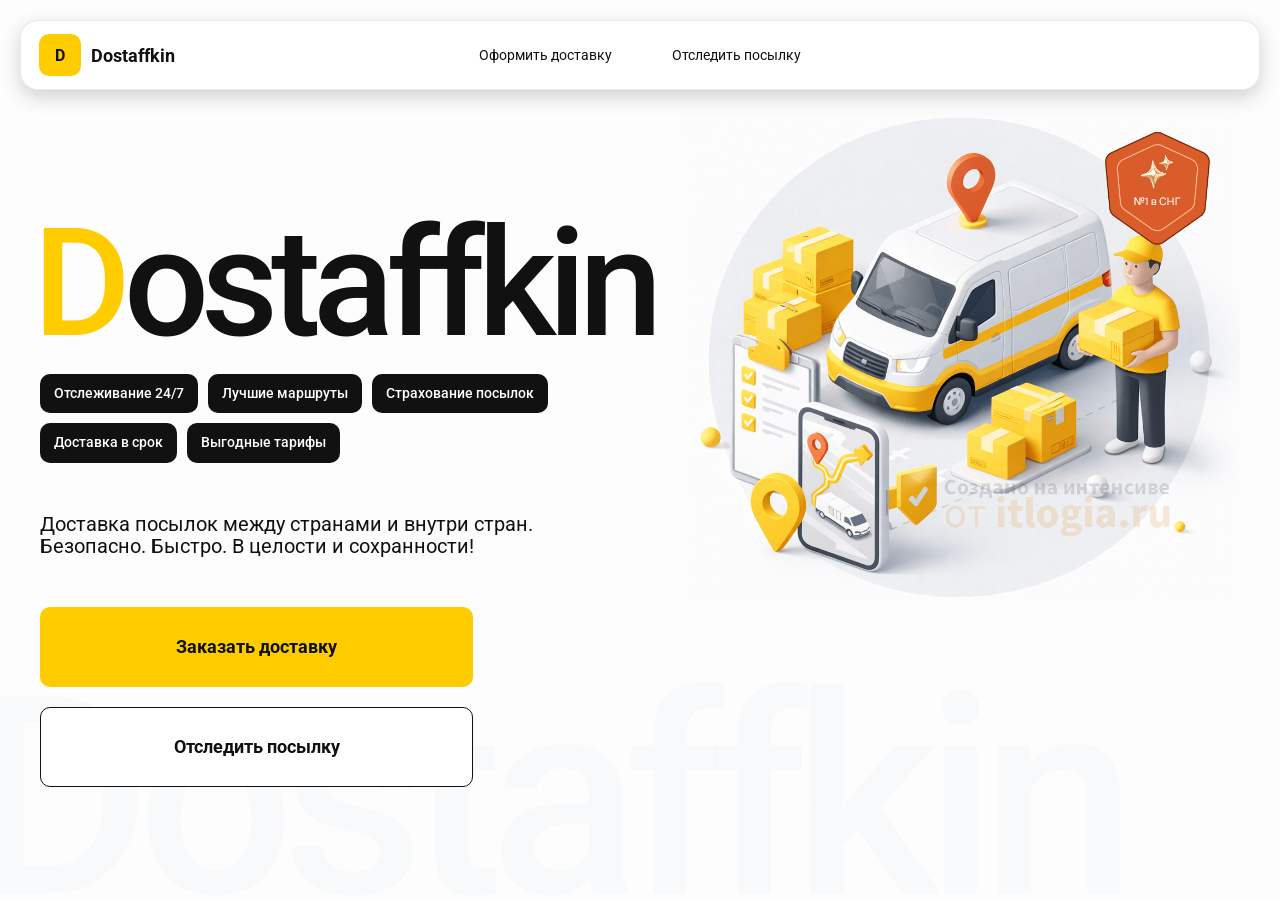
<file: index.html>
<!DOCTYPE html>
<html lang="en">
<head>
    <meta charset="UTF-8">
    <meta name="viewport" content="width=device-width,initial-scale=1,maximum-scale=1,user-scalable=0" />
    <title>Dostaffkin — Доставка посылок между странами и внутри стран. Безопасно. Быстро. В целости и сохранности!</title>
    <link href="styles/index.css" rel="stylesheet">
    <link rel="stylesheet" href="styles/base.css" />
    <link rel="stylesheet" href="styles/base_adaptive.css" />
    <link rel="stylesheet" href="styles/index.css" />
    <link rel="stylesheet" href="styles/index_adaptive.css" />
</head>
<body>
    <div class="container">
        <header class="header">
            
            <a class="header-brand" href="#">
                <div class="header-logo">D</div>
                <div class="header-title">Dostaffkin</div>
            </a>

            <nav class="header-menu">
                <a class="header-link" href="./order.html">Оформить <span>доставку</span></a>
                <a class="header-link" href="./track.html">Отследить <span>посылку</span></a>
            </nav>

        </header>

        <main class="main">
            <section class="main-info">

                <div class="main-title">
                    <span>D</span>ostaffkin
                </div>

                <div class="main-features">
                    <div class="main-feature">Отслеживание 24/7</div>
                    <div class="main-feature">Лучшие маршруты</div>
                    <div class="main-feature">Страхование посылок</div>
                    <div class="main-feature">Доставка в срок</div>
                    <div class="main-feature">Выгодные тарифы</div>
                </div>

                <div class="main-description">
                    Доставка посылок между странами и внутри стран.
                    Безопасно. Быстро. В целости и сохранности!
                </div>

                <div class="main-actions">
                    <a class="button" type="button" href="./order.html">Заказать доставку</a>
                    <a class="button button-white" type="button" href="./track.html">Отследить посылку</a>
                </div>

                <div class="main-title-ghost">Dostaffkin</div>
                
            </section>

            <section class="main-image">
                <img src="images/main-image.png" alt="Main image" />
            </section>
            
        </main>
        
    </div>
</body>
</html>
</file>
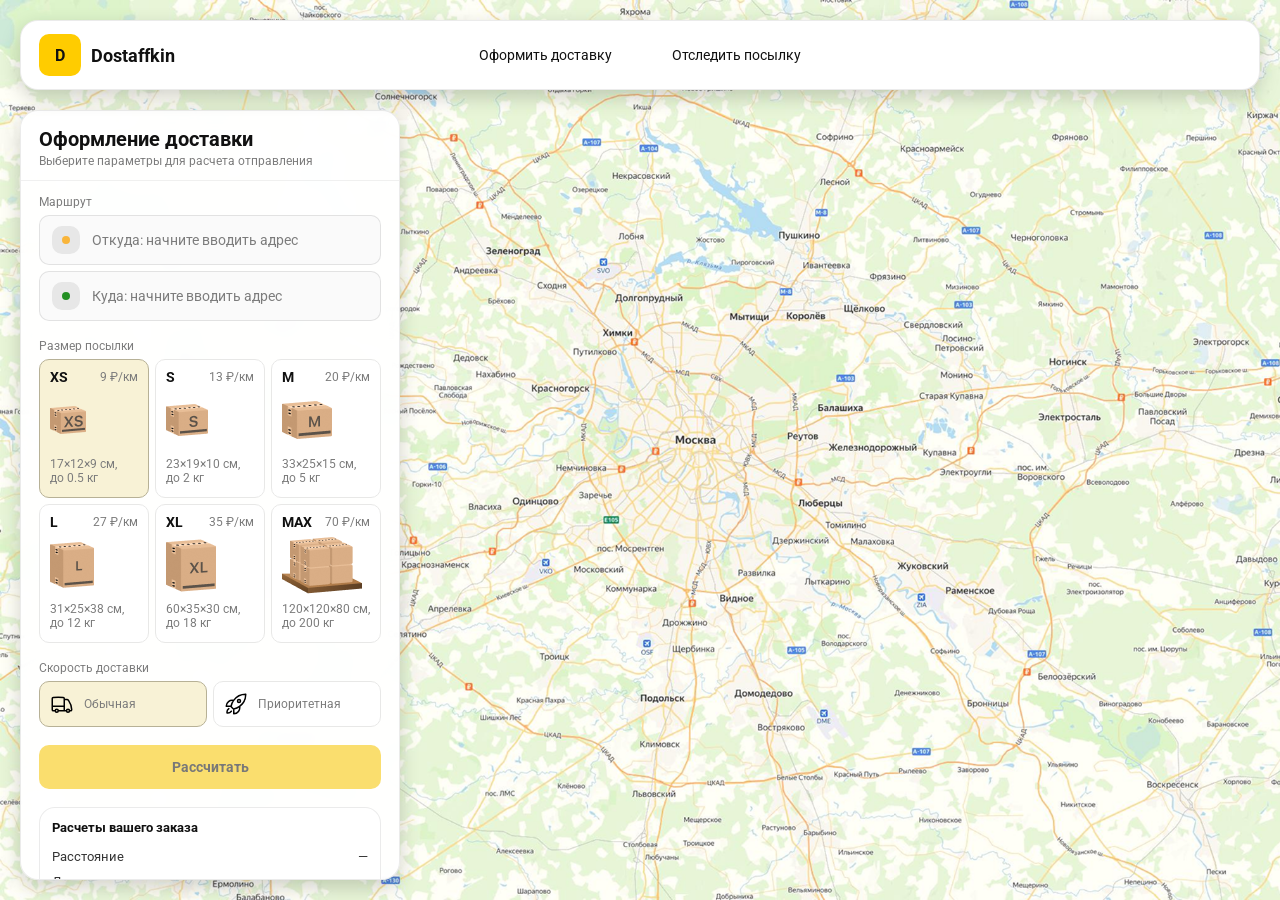
<file: order.html>
<!doctype html>
<html lang="ru">

<head>
    <meta charset="utf-8" />
    <meta name="viewport" content="width=device-width,initial-scale=1,maximum-scale=1,user-scalable=0" />
    <title>Оформление доставки</title>

    <link rel="stylesheet" href="styles/base.css" />
    <link rel="stylesheet" href="styles/base_adaptive.css" />

    <link rel="stylesheet" href="styles/order.css" />
    <link rel="stylesheet" href="styles/order_adaptive.css" />
</head>

<body>

    <div id="map">


    </div>

    <header class="header">

        <a class="header-brand" href="./index.html">
            <div class="header-logo">D</div>
            <div class="header-title">Dostaffkin</div>
        </a>

        <nav class="header-menu">
            <a class="header-link" href="#">Оформить <span>доставку</span></a>
            <a class="header-link" href="./track.html">Отследить <span>посылку</span></a>
        </nav>

    </header>

    <aside class="main" id="sidebar">

        <div class="main-header">
            <div class="main-title">Оформление доставки</div>
            <div class="main-text">Выберите параметры для расчета отправления</div>
        </div>

        <div class="main-content">

            <div class="main-route">
                <div class="main-block-title">Маршрут</div>
                <div class="main-fields">
                    <div class="main-field" id="fromField">
                        <div class="main-pin"></div>
                        <input id="from" placeholder="Откуда: начните вводить адрес" autocomplete="off" />
                        <div class="main-ac" id="fromAc" role="listbox" aria-label="Подсказки адресов"></div>
                    </div>

                    <div class="main-field" id="toField">
                        <div class="main-pin"></div>
                        <input id="to" placeholder="Куда: начните вводить адрес" autocomplete="off" />
                        <div class="main-ac" id="toAc" role="listbox" aria-label="Подсказки адресов"></div>
                    </div>
                </div>
            </div>

            <div class="main-package">
                <div class="main-block-title">Размер посылки</div>

                <div class="main-sizes">
                    <div class="main-size-card is-active" data-value="xs">
                        <div class="main-size-top">
                            <div class="main-size-label">XS</div>
                            <div class="main-size-rate">9 ₽/км</div>
                        </div>
                        <div class="main-size-media">
                            <img src="images/sizes/xs.png" alt="Короб XS" />
                        </div>
                        <div class="main-size-description">17×12×9 см,<br>до 0.5 кг</div>
                    </div>

                    <div class="main-size-card" data-value="s">
                        <div class="main-size-top">
                            <div class="main-size-label">S</div>
                            <div class="main-size-rate">13 ₽/км</div>
                        </div>
                        <div class="main-size-media">
                            <img src="images/sizes/s.png" alt="Короб S" />
                        </div>
                        <div class="main-size-description">23×19×10 см,<br>до 2 кг</div>
                    </div>

                    <div class="main-size-card" data-value="m">
                        <div class="main-size-top">
                            <div class="main-size-label">M</div>
                            <div class="main-size-rate">20 ₽/км</div>
                        </div>
                        <div class="main-size-media">
                            <img src="images/sizes/m.png" alt="Короб M" />
                        </div>
                        <div class="main-size-description">33×25×15 см,<br>до 5 кг</div>
                    </div>

                    <div class="main-size-card" data-value="l">
                        <div class="main-size-top">
                            <div class="main-size-label">L</div>
                            <div class="main-size-rate">27 ₽/км</div>
                        </div>
                        <div class="main-size-media">
                            <img src="images/sizes/l.png" alt="Короб L" />
                        </div>
                        <div class="main-size-description">31×25×38 см,<br>до 12 кг</div>
                    </div>

                    <div class="main-size-card" data-value="xl">
                        <div class="main-size-top">
                            <div class="main-size-label">XL</div>
                            <div class="main-size-rate">35 ₽/км</div>
                        </div>
                        <div class="main-size-media">
                            <img src="images/sizes/xl.png" alt="Короб XL" />
                        </div>
                        <div class="main-size-description">60×35×30 см,<br>до 18 кг</div>
                    </div>

                    <div class="main-size-card" data-value="max">
                        <div class="main-size-top">
                            <div class="main-size-label">MAX</div>
                            <div class="main-size-rate">70 ₽/км</div>
                        </div>
                        <div class="main-size-media main-size-media-palleta">
                            <img src="images/sizes/max.png" alt="Паллета" />
                        </div>
                        <div class="main-size-description">120×120×80 см,<br>до 200 кг</div>
                    </div>
                </div>
            </div>

            <div class="main-speed">
                <div class="main-block-title">Скорость доставки</div>
            
                <div class="main-speeds">
                    <div class="main-speed-card is-active" data-value="regular">
                        <img class="main-speed-media" src="images/icons/regular.svg" alt="Regular" />
                        <div class="main-speed-description">Обычная</div>
                    </div>
                    <div class="main-speed-card" data-value="fast">
                        <img class="main-speed-media" src="images/icons/fast.svg" alt="Fast" />
                        <div class="main-speed-description">Приоритетная</div>
                    </div>
            
                </div>
            </div>

            <div class="main-calculate-block">
                <button id="calc" class="button calculate-button" type="button" disabled>Рассчитать</button>
            </div>

            <div class="main-result" id="result">
                <div class="main-result-title">Расчеты вашего заказа</div>
                <div class="main-result-lines">
                    <div class="main-result-line"><span>Расстояние</span><span id="distanceValue">—</span></div>
                    <div class="main-result-line"><span>Доставим через</span><span id="durationValue">—</span></div>
                    <div class="main-result-line"><span>Тариф</span><span id="rateValue">—</span></div>
                </div>
                <div class="main-price">
                    <div class="main-price-label">Итого</div>
                    <div class="main-price-value" id="totalValue">—</div>
                </div>
            </div>

            <div class="main-order-box">
                <div class="main-order-form" id="orderForm">
                    <div class="main-order-title">Оформление доставки</div>
                    <div class="main-block-info-row">
                        <div class="main-block-title">Контакты</div>
                        <div class="order-fields">
                            <div class="main-field">
                                <input id="customerName" placeholder="Ваше имя" autocomplete="off" />
                            </div>
                            <div class="main-field">
                                <input id="customerPhone" placeholder="Ваш телефон" autocomplete="off" inputmode="tel" />
                            </div>
                        </div>
                    </div>
                    <div class="main-block-info-row extra-info">
                        <div class="main-block-title">Дополнительная информация</div>
                        <div class="main-field textarea">
                            <textarea id="comment" placeholder="Детали доставки и комментарии"></textarea>
                        </div>
                    </div>
                    <button id="submit" class="button main-submit-request" type="button" disabled>Отправить
                        заявку
                    </button>
                </div>
            
                <div class="main-order-success" id="orderSuccess">
                    <div class="main-success-icon">✓</div>
                    <div class="main-success-title">Заявка отправлена!</div>
                    <div class="main-success-title">Номер отправления – <span id="orderId"></span></div>
                    <div class="main-success-subtitle">Мы скоро свяжемся с вами</div>
                </div>
            </div>

        </div>

    </aside>


</body>

</html>
</file>
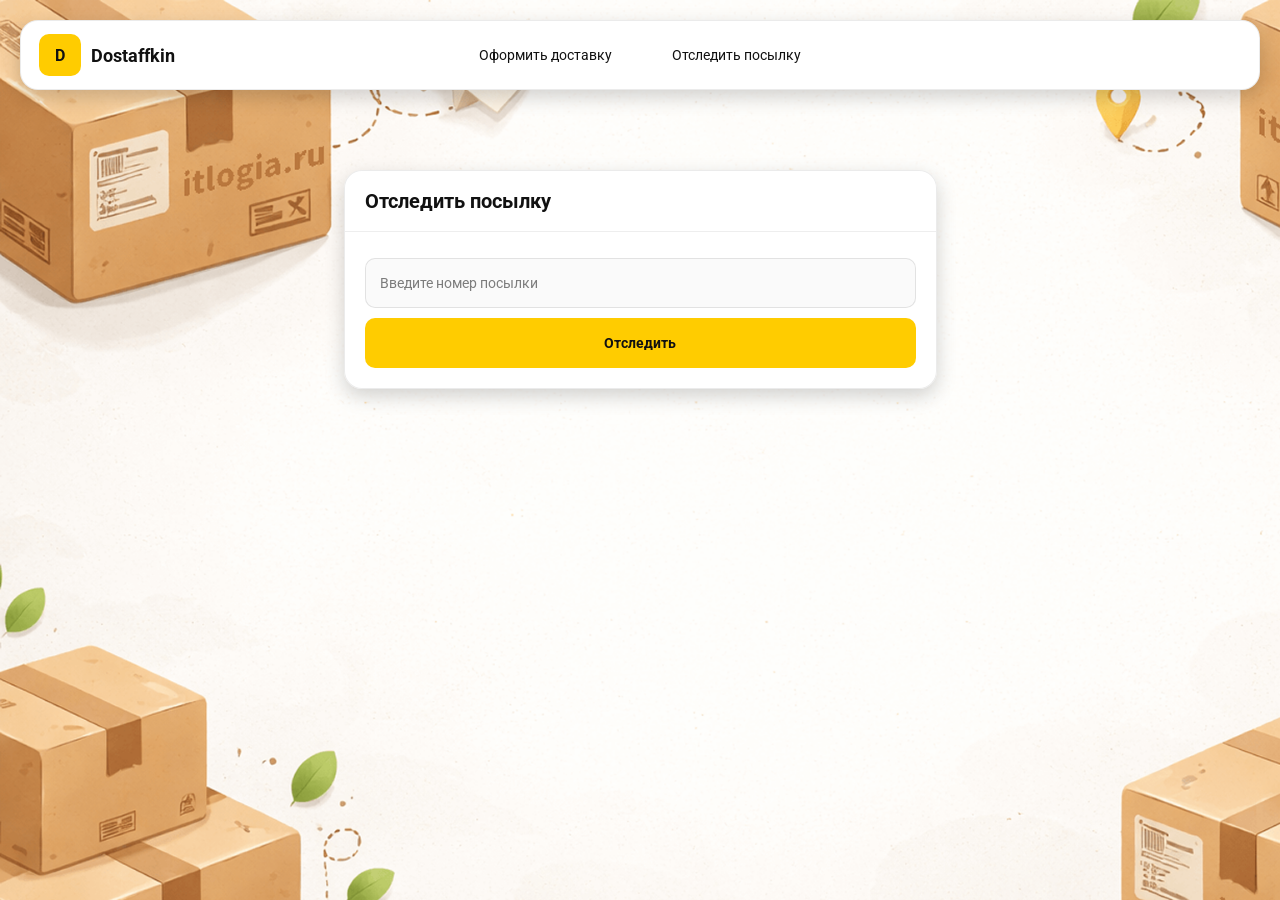
<file: track.html>
<!doctype html>
<html lang="ru">

<head>
    <meta charset="utf-8" />
    <meta name="viewport" content="width=device-width,initial-scale=1,maximum-scale=1,user-scalable=0" />
    <title>Отследить посылку</title>
    <link rel="stylesheet" href="styles/base.css" />
    <link rel="stylesheet" href="styles/base_adaptive.css" />

    <link rel="stylesheet" href="styles/track.css" />
    <link rel="stylesheet" href="styles/track_adaptive.css" />
</head>

<body>

    <div class="container">
        <header class="header">
        
            <a class="header-brand" href="./index.html">
                <div class="header-logo">D</div>
                <div class="header-title">Dostaffkin</div>
            </a>
        
            <nav class="header-menu">
                <a class="header-link" href="./order.html">Оформить <span>доставку</span></a>
                <a class="header-link" href="#">Отследить <span>посылку</span></a>
            </nav>
        
        </header>

        <main class="track-content">

            <section class="track-card track-search">
                <div class="track-title">Отследить посылку</div>
                <div class="track-action">
                    <div class="main-field track-field">
                        <input id="trackNumber" placeholder="Введите номер посылки" autocomplete="off" />
                    </div>
                    <button id="trackButton" class="button track-button" type="button">Отследить</button>
                </div>
            </section>

            <section class="track-card track-result" id="trackResult">
                <div class="track-result-header">
                    <div class="track-id" id="trackIdValue"></div>
                    <div class="track-routes">
                        <div class="track-route">
                            <div class="track-route-pin">
                                <svg xmlns="http://www.w3.org/2000/svg" fill="none" viewBox="0 0 24 24" stroke-width="1.5"
                                    stroke="orange" class="size-6">
                                    <path stroke-linecap="round" stroke-linejoin="round"
                                        d="M15 10.5a3 3 0 1 1-6 0 3 3 0 0 1 6 0Z" />
                                    <path stroke-linecap="round" stroke-linejoin="round"
                                        d="M19.5 10.5c0 7.142-7.5 11.25-7.5 11.25S4.5 17.642 4.5 10.5a7.5 7.5 0 1 1 15 0Z" />
                                </svg>
                            </div>
                            <div class="track-route-address" id="trackFromValue">
                                Откуда: Москва, улица Арбат, 1
                            </div>
                        </div>
                        <div class="track-route track-route-arrow">
                            <svg xmlns="http://www.w3.org/2000/svg" fill="none" viewBox="0 0 24 24" stroke-width="1.5"
                                stroke="currentColor" class="size-6">
                                <path stroke-linecap="round" stroke-linejoin="round" d="M19.5 13.5 12 21m0 0-7.5-7.5M12 21V3" />
                            </svg>
                        </div>
                        <div class="track-route">
                            <div class="track-route-pin">
                                <svg xmlns="http://www.w3.org/2000/svg" fill="none" viewBox="0 0 24 24" stroke-width="1.5"
                                    stroke="green" class="size-6">
                                    <path stroke-linecap="round" stroke-linejoin="round"
                                        d="M15 10.5a3 3 0 1 1-6 0 3 3 0 0 1 6 0Z" />
                                    <path stroke-linecap="round" stroke-linejoin="round"
                                        d="M19.5 10.5c0 7.142-7.5 11.25-7.5 11.25S4.5 17.642 4.5 10.5a7.5 7.5 0 1 1 15 0Z" />
                                </svg>
                            </div>
                            <div class="track-route-address" id="trackToValue">
                                Куда: Минск, проспект Независимости, 58
                            </div>
                        </div>
                    </div>
                </div>
                <div class="track-info">
                    <div class="track-status-title">Статус данной посылки:</div>
                    <div class="track-status-list" id="trackStatusList">
            
            
                        <div class="track-status created">
                            <img src="images/icons/created.svg" class="track-status-icon" alt="Created">
                            <div class="track-status-text">
                                <div class="track-status-text-state">Создан</div>
                                <div class="track-status-text-date">10.01.2026</div>
                            </div>
                        </div>
            
                        <div class="track-status in-way">
                            <img src="images/icons/in-way.svg" class="track-status-icon" alt="In way">
                            <div class="track-status-text">
                                <div class="track-status-text-state">В пути: Москва</div>
                                <div class="track-status-text-date">18.01.2026</div>
                            </div>
                        </div>
            
                        <div class="track-status ready">
                            <img src="images/icons/ready.svg" class="track-status-icon" alt="Ready">
                            <div class="track-status-text">
                                <div class="track-status-text-state">Готов к выдаче</div>
                                <div class="track-status-text-date">25.01.2026</div>
                            </div>
                        </div>
            
                        <div class="track-status done">
                            <img src="images/icons/done.svg" class="track-status-icon" alt="Done">
                            <div class="track-status-text">
                                <div class="track-status-text-state">Вручен</div>
                                <div class="track-status-text-date">27.01.2026</div>
                            </div>
                        </div>
            
                    </div>
                </div>
            </section>

        </main>
        

    </div>

</body>

</html>
</file>
<file: styles/index.css>
.container {
    overflow: hidden;
    min-height: 100vh;
}

.main {
    padding: 111px 40px 40px;
    position: relative;
    display: flex;
}

.main-info {
    max-width: 840px;
    width: 100%;
    position: relative;
}

.main-title {
    margin-top: 98px;
    font-weight: 500;
    font-size: 200px;
    line-height: 1;
    letter-spacing: -0.05em;
    color: #111111;
    left: -15px;
    position: relative;
}

.main-title span {
    color: #ffcc00;
}

.main-features {
    margin-top: 15px;
    display: flex;
    flex-wrap: wrap;
    gap: 10px;
}

.main-feature {
    background: #111111;
    color: #ffffff;
    padding: 12px 14px;
    font-weight: 500;
    font-size: 14px;
    line-height: 1.1;
    border-radius: 10px;
}

.main-description {
    margin-top: 50px;
    max-width: 500px;
    font-size: 20px;
    line-height: 1.1;
    color: #111111;
}

.main-actions {
    margin-top: 50px;
    display: flex;
    flex-direction: column;
    gap: 20px;
}

.main-actions .button {
    height: 80px;
    width: 433px;
    font-size: 18px;
    font-weight: bold;
    place-items: center;
    display: grid;
}

.main-title-ghost {
    position: absolute;
    z-index: -1;
    left: -70px;
    bottom: -150px;
    font-weight: 500;
    font-size: 278px;
    line-height: 1;
    letter-spacing: -0.05em;
    color: #ECEDF04D;
}

.main-image {
    width: 1024px;
    top: 100px;
    z-index: -2;
}

.main-image img {
    width: 100%;
    max-width: 1024px;
    height: auto;
    display: block;
}
</file>
<file: styles/base.css>
*,
*::before,
*::after {
    box-sizing: border-box;
}

@font-face {
    font-family: "Roboto";
    src: url("../fonts/Roboto-Regular.ttf");
    font-weight: normal;
}

@font-face {
    font-family: "Roboto";
    src: url("../fonts/Roboto-Bold.ttf");
    font-weight: bold;
}

@font-face {
    font-family: "Roboto";
    src: url("../fonts/Roboto-Medium.ttf");
    font-weight: 500;
}

html, body {
    margin: 0;
    color: #111111;
    font-family: "Roboto", sans-serif;
}

body {
    background: #FDFDFD;
}

.header {
    border-radius: 18px;
    box-shadow: 0 7px 20px 0 #0000002E;
    backdrop-filter: blur(10px);
    background: #ffffff;
    left: 20px;
    border: 1px solid rgba(0, 0, 0, 0.08);
    position: fixed;
    right: 20px;
    top: 20px;
    padding: 14px 18px;
    height: 70px;
    display: flex;
    align-items: center;
    z-index: 6;
}
.header-brand {
    display: flex;
    align-items: center;
    text-decoration: none;
    gap: 10px;
}

.header-logo {
    width: 42px;
    height: 42px;
    border-radius: 10px;
    background: #FFCC00;
    display: grid;
    place-items: center;
    font-weight: bold;
    color: #111;
}

.header-title {
    font-size: 18px;
    font-weight: bold;
    color: #111111;
    text-decoration: none;
}
.header-menu {
    display: flex;
    align-items: center;
    gap: 60px;
    margin: 0;
    position: absolute;
    left: 50%;
    transform: translateX(-50%);
}

.header-link {
    font-size: 14px;
    color: #111111;
    text-decoration: none;
}

.button {
    border: 0;
    outline: none;
    height: 44px;
    border-radius: 10px;
    font-size: 14px;
    font-weight: bold;
    cursor: pointer;
    font-family: inherit;
    transition: transform .08s ease, opacity .12s ease;
    background: #ffcc00;
    color: #111111;
    text-align: center;
    text-decoration: none;
}

.button:hover {
    background-color: #E5BC19;
}

.button:disabled {
    cursor: not-allowed;
    background-color: #FADE6E;
    color: #787878;
    transform: none;
}

.button.button-white {
    background: #ffffff;
    border: 1px solid #111111;
}

.button.button-white:hover {
    background: rgb(241 241 241);
}

.main-field {
    display: flex;
    align-items: center;
    margin-top: 6px;
    gap: 10px;
    border: 1px solid #1111111A;
    background: #FAFAFA;
    border-radius: 10px;
    padding: 10px 12px;
    position: relative;
    box-sizing: border-box;
    height: 50px;
}

.main-field.textarea {
    height: auto;
}

.main-pin {
    width: 28px;
    height: 28px;
    border-radius: 10px;
    background: rgba(17, 17, 17, 0.08);
    display: grid;
    place-items: center;
    flex: 0 0 auto;
    position: relative;
}

.main-pin::before {
    content: "";
    width: 8px;
    height: 8px;
    border-radius: 999px;
    background: orange;
    opacity: .75;
    display: block;
}

.main-field:last-child .main-pin::before {
    background: green;
    opacity: .85;
}

input,
textarea {
    width: 100%;
    border: 0;
    outline: none;
    background: transparent;
    font-size: 14px;
    color: #111111;
    font-family: inherit;
}

textarea {
    resize: vertical;
    min-height: 72px;
    padding: 2px 0;
}

input::placeholder,
textarea::placeholder {
    color: #7C7C7C;
}

.main-field:focus-within {
    border-color: rgba(0, 0, 0, 0.20);
    box-shadow: 0 0 0 4px rgba(255, 204, 0, 0.35);
    background: rgba(255, 255, 255, 0.75);
}
</file>
<file: styles/base_adaptive.css>
@media (max-width: 767px) {
    .header {
        left: 10px;
        right: 10px;
        top: 10px;
    }

    .header-link span {
        display: none;
    }

    .header-menu {
        gap: 20px;
        justify-content: flex-start;
        margin: 0 0 0 30px;
        position: static;
        transform: none;
    }
}

@media (max-width: 420px) {
    .header-title {
        display: none;
    }
}

@media (max-width: 374px) {
    .header-menu {
        gap: 10px;
        margin: 0 0 0 10px;
    }
}
</file>
<file: styles/index_adaptive.css>
@media (max-width: 1760px) {
    .main-title {
        font-size: 150px;
        left: -7px;
    }

    .main-info {
        max-width: 640px;
    }
}

@media (max-width: 1200px) {
    .main-info {
        max-width: 540px;
    }

    .main {
        padding: 111px 20px 20px;
    }

    .main-title {
        font-size: 120px;
        left: -4px;
    }

    .main-title-ghost {
        font-size: 220px;
    }
}

@media (max-width: 1024px) {
    .main-title {
        margin-top: 30px;
    }

    .main {
        flex-direction: column-reverse;
    }

    .main-image {
        max-width: 350px;
        position: absolute;
        left: 370px;
        top: 370px;
    }

    .main-info {
        max-width: 100%;
    }

    .main-actions {
        gap: 10px;
    }

    .main-actions .button {
        height: 50px;
        font-size: 14px;
        width: auto;
        max-width: 300px;
    }

    .main-description {
        max-width: 350px;
    }
}

@media (max-width: 570px) {
    .main-title {
        font-size: 88px;
    }

    .main-description {
        max-width: 100%
    }

    .main-actions {
        width: 100%;
    }

    .main-actions .button {
        width: 100%;
        max-width: 100%
    }

    .main-image {
        max-width: 650px;
        position: absolute;
        left: 170px;
        top: 70px;
        opacity: 0.2;
    }
}

@media (max-width: 400px) {
    .main-title {
        font-size: 70px;
    }
}
</file>
<file: styles/order.css>
#map {
    background-image: url("../images/order-bg.png");
    background-size: cover;
    position: fixed;
    inset: 0;
}

.main {
    border-radius: 18px;
    box-shadow: 0 7px 20px 0 #0000002E;
    backdrop-filter: blur(10px);
    background: rgba(255, 255, 255, 0.96);
    left: 20px;
    border: 1px solid rgba(0, 0, 0, 0.08);
    position: fixed;
    top: 110px;
    bottom: 20px;
    width: 380px;
    display: flex;
    flex-direction: column;
    overflow: hidden;
    z-index: 5;
}

.main-header {
    padding: 18px 18px 12px 18px;
    border-bottom: 1px solid rgba(0, 0, 0, 0.06);
    display: flex;
    flex-direction: column;
}

.main-title {
    font-size: 20px;
    line-height: 100%;
    font-weight: bold;
}

.main-text {
    font-size: 12px;
    margin-top: 5px;
    color: #7C7C7C;
}

.main-content {
    padding: 14px 18px 18px 18px;
    overflow: auto;
    scrollbar-width: none;
    display: flex;
    flex-direction: column;
    gap: 18px;
    flex: 1;
}

.main-block-title {
    font-size: 12px;
    color: #7C7C7C;
}

.main-route .main-block-title,
.main-package .main-block-title {
    margin-bottom: 6px;
}

.main-field {
    display: flex;
    align-items: center;
    margin-top: 6px;
    gap: 10px;
    border: 1px solid #1111111A;
    background: #FAFAFA;
    border-radius: 10px;
    padding: 10px 12px;
    position: relative;
    box-sizing: border-box;
    height: 50px;
}

.main-field.textarea {
    height: auto;
}

.main-pin {
    width: 28px;
    height: 28px;
    border-radius: 10px;
    background: rgba(17, 17, 17, 0.08);
    display: grid;
    place-items: center;
    flex: 0 0 auto;
    position: relative;
}

.main-pin::before {
    content: "";
    width: 8px;
    height: 8px;
    border-radius: 999px;
    background: orange;
    opacity: .75;
    display: block;
}

.main-field:last-child .main-pin::before {
    background: green;
    opacity: .85;
}

input,
textarea {
    width: 100%;
    border: 0;
    outline: none;
    background: transparent;
    font-size: 14px;
    color: #111111;
    font-family: inherit;
}

textarea {
    resize: vertical;
    min-height: 72px;
    padding: 2px 0;
}

input::placeholder,
textarea::placeholder {
    color: #7C7C7C;
}

.main-field:focus-within {
    border-color: rgba(0, 0, 0, 0.20);
    box-shadow: 0 0 0 4px rgba(255, 204, 0, 0.35);
    background: rgba(255, 255, 255, 0.75);
}

.main-sizes {
    display: grid;
    gap: 6px;
    grid-template-columns: repeat(3, 1fr);
}

.main-size-card {
    border: 1px solid #E8E8E7;
    background: #FFFFFF;
    border-radius: 10px;
    padding: 10px;
    cursor: pointer;
    user-select: none;
    transition: transform .08s ease, border-color .12s ease, background .12s ease;
    min-height: 139px;
}

.main-size-card:hover {
    transform: translateY(-1px);
}

.main-size-card.is-active {
    background-color: #F8F2D6;
    border-color: #B7B196;
}

.main-size-top {
    display: flex;
    align-items: center;
    justify-content: space-between;
}

.main-size-label {
    font-weight: bold;
    font-size: 14px;
    color: #111111;
    line-height: 100%;
}

.main-size-rate {
    font-size: 12px;
    color: #7C7C7C;
    line-height: 100%;
}

.main-size-media {
    margin-top: 8px;
    height: 57px;
}

.main-size-description {
    margin-top: 8px;
    font-size: 12px;
    color: #7C7C7C;
    line-height: 1.2;
}

.calculate-button {
    width: 100%;
}

.main-result {
    border: 1px solid rgba(0, 0, 0, 0.08);
    background: rgba(255, 255, 255, 0.75);
    border-radius: 16px;
    padding: 12px;
    line-height: 1.25;
}

.main-result-title {
    font-weight: bold;
    font-size: 13px;
    color: #111111;
    margin-bottom: 13px;
}

.main-result-lines {
    gap: 8px;
    display: flex;
    flex-direction: column;
}

.main-result-line {
    font-size: 13px;
    color: rgba(17, 17, 17, 0.85);
    display: flex;
    justify-content: space-between;
}

.main-price {
    margin-top: 18px;
    padding-top: 10px;
    border-top: 1px dashed rgba(0, 0, 0, 0.12);
    display: flex;
    align-items: baseline;
    justify-content: space-between;
}

.main-price-label {
    font-size: 12px;
    color: rgba(17, 17, 17, 0.55);
}

.main-price-value {
    font-size: 20px;
    font-weight: bold;
    color: #111111;
    letter-spacing: -0.3px;
}

.main-order-box {
    background: #ffffff;
    border: 1px solid #E8E8E7;
    border-radius: 10px;
    padding: 12px;
}

.main-order-title {
    margin-bottom: 8px;
    font-weight: bold;
    font-size: 14px;
    color: #111111;
}

.main-block-info {
    display: flex;
    flex-direction: column;
    gap: 6px;
}

.order-fields {
    display: grid;
    grid-template-columns: 1fr 1fr;
    column-gap: 10px;
    margin-top: 6px;
}

.main-block-info-row.extra-info {
    display: block;
    margin-top: 13px;
}

.main-submit-request {
    width: 100%;
    margin-top: 6px;
}

.main-order-success {
    display: none;
    text-align: center;
    padding: 22px 12px;
    gap: 12px;
}

.main-order-success.is-visible {
    display: flex;
    flex-direction: column;
    align-items: center;
}

.main-success-icon {
    width: 56px;
    height: 56px;
    border-radius: 50%;
    background: #16a34a;
    color: #ffffff;
    display: grid;
    place-items: center;
    font-size: 30px;
}

.main-success-title {
    font-size: 14px;
    font-weight: bold;
    color: #111111;
}

.main-success-subtitle {
    font-size: 12px;
    color: rgba(17, 17, 17, 0.55);
    line-height: 1.3;
}

.main-speed .main-block-title {
    margin-bottom: 6px;
}

.main-speeds {
    display: grid;
    gap: 6px;
    grid-template-columns: repeat(2, 1fr);
}

.main-speed-card {
    border: 1px solid #E8E8E7;
    background: #FFFFFF;
    border-radius: 10px;
    padding: 10px;
    cursor: pointer;
    user-select: none;
    transition: transform .08s ease, border-color .12s ease, background .12s ease;
    display: flex;
    align-items: center;
    gap: 10px;
}

.main-speed-card:hover {
    transform: translateY(-1px);
}

.main-speed-card.is-active {
    background-color: #F8F2D6;
    border-color: #B7B196;
}

.main-speed-description {
    font-size: 12px;
    color: #7C7C7C;
    line-height: 1.2;
}
</file>
<file: styles/order_adaptive.css>
@media (max-width: 767px) {
    .main {
        left: 10px;
        right: 10px;
        top: 50%;
        bottom: 12px;
        width: auto;
        max-width: none;
    }
}

@media (max-width: 420px) {
    .main-sizes {
        grid-template-columns: repeat(2, 1fr);
    }
}
</file>
<file: styles/track.css>
.container {
    background: #F4F4F4 url("../images/track-bg.png");
    background-size: cover;
    min-height: 100vh;
    padding: 170px 0 50px 0;
}

.track-content {
    width: 593px;
    margin: 0 auto;
}

.track-card {
    width: 100%;
    border-radius: 18px;
    box-shadow: 0 7px 20px 0 #0000002E;
    backdrop-filter: blur(10px);
    background: rgba(255, 255, 255, 0.96);
    border: 1px solid rgba(0, 0, 0, 0.08);
}

.track-title {
    font-size: 20px;
    line-height: 100%;
    font-weight: bold;
    border-bottom: 1px solid #EEEEEE;
    padding: 20px;
}

.track-action {
    padding: 20px;
}

.track-button {
    width: 100%;
    height: 50px;
}

.track-field {
    margin-bottom: 10px;
}

.track-result {
    margin-top: 5px;
    display: none;
}

.track-result.is-visible {
    display: block;
}

.track-result-header {
    font-weight: bold;
    font-size: 14px;
    color: #111111;
    padding: 20px;
    border-bottom: 1px solid #EEEEEE;
}

.track-id {
    margin-bottom: 12px;
    font-size: 20px;
}

.track-routes {
    display: flex;
    flex-direction: column;
    gap: 10px;
    font-weight: normal;
}

.track-route {
    display: flex;
    align-items: center;
    gap: 10px;
}

.track-route-pin {
    width: 24px;
    height: 24px;
    flex-shrink: 0;
}

.track-route-arrow {
    padding: 15px 0;
    width: 24px;
    height: 24px;
}

.track-info {
    padding: 20px;
}

.track-status {
    display: flex;
    align-items: center;
    font-size: 12px;
    gap: 10px;
}

.track-status-title {
    font-size: 14px;
    color: #111111;
    margin-bottom: 20px;
}

.track-status-list {
    display: flex;
    flex-direction: column;
    gap: 15px;
}

.track-status-icon {
    width: 40px;
    height: 40px;
    border-radius: 50%;
    background: rgba(17, 17, 17, 0.08);
    display: grid;
    place-items: center;
    flex: 0 0 auto;
}

.track-status.created .track-status-icon {
    background-color: #F1CB00;
}

.track-status.in-way .track-status-icon {
    background-color: #F08A11;
}

.track-status.ready .track-status-icon {
    background-color: #A35D0A;
}

.track-status.done .track-status-icon {
    background-color: #37C93B;
}

.track-status-text {
    display: flex;
    align-items: center;
    justify-content: space-between;
    color: #111111;
    font-size: 12px;
    flex: 1;
}

.track-status-date {
    color: rgba(17, 17, 17, 0.55);
}
</file>
<file: styles/track_adaptive.css>
@media (max-width: 767px) {
    .container {
        padding: 130px 0 50px 0;
    }

    .track-content {
        width: 100%;
        padding-left: 10px;
        padding-right: 10px;
    }

    .track-result-header {
        padding: 20px;
    }
}
</file>
